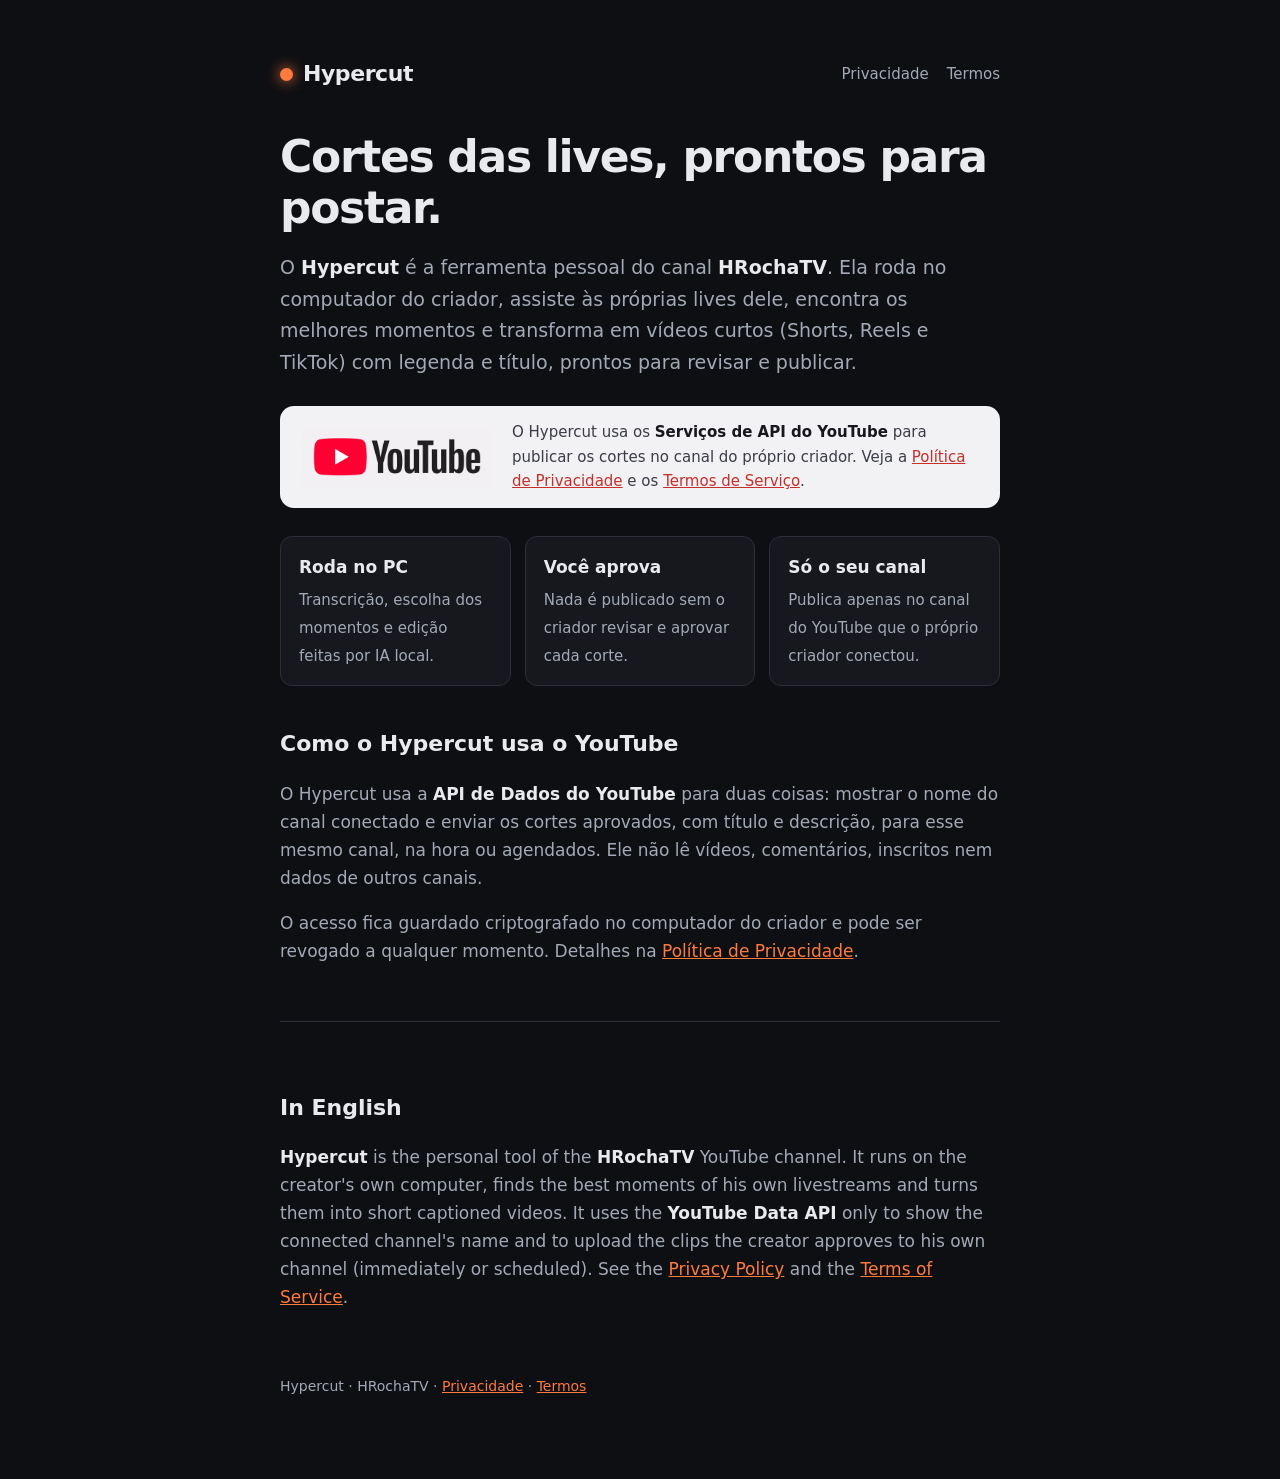
<file: index.html>
<!doctype html>
<html lang="pt-BR">
  <head>
    <meta charset="UTF-8" />
    <meta name="viewport" content="width=device-width, initial-scale=1" />
    <title>Hypercut: cortes das lives do HRochaTV</title>
    <meta
      name="description"
      content="Hypercut é a ferramenta pessoal do canal HRochaTV que transforma as próprias lives em cortes curtos e os publica no próprio canal do YouTube."
    />
    <link rel="stylesheet" href="/estilo.css" />
  </head>
  <body>
    <main>
      <header class="topo">
        <a class="marca" href="/"><span class="ponto"></span>Hypercut</a>
        <nav>
          <a href="/privacidade/">Privacidade</a>
          <a href="/termos/">Termos</a>
        </nav>
      </header>

      <h1>Cortes das lives, prontos para postar.</h1>
      <p class="lead">
        O <strong>Hypercut</strong> é a ferramenta pessoal do canal <strong>HRochaTV</strong>. Ela roda no computador do
        criador, assiste às próprias lives dele, encontra os melhores momentos e transforma em vídeos curtos (Shorts,
        Reels e TikTok) com legenda e título, prontos para revisar e publicar.
      </p>

      <div class="com-youtube">
        <img src="/youtube-logo.png" alt="YouTube" width="190" height="57" />
        <p>
          O Hypercut usa os <strong>Serviços de API do YouTube</strong> para publicar os cortes no canal do próprio criador.
          Veja a <a href="/privacidade/">Política de Privacidade</a> e os <a href="/termos/">Termos de Serviço</a>.
        </p>
      </div>

      <div class="cartoes">
        <div class="cartao"><b>Roda no PC</b><span>Transcrição, escolha dos momentos e edição feitas por IA local.</span></div>
        <div class="cartao"><b>Você aprova</b><span>Nada é publicado sem o criador revisar e aprovar cada corte.</span></div>
        <div class="cartao"><b>Só o seu canal</b><span>Publica apenas no canal do YouTube que o próprio criador conectou.</span></div>
      </div>

      <h2>Como o Hypercut usa o YouTube</h2>
      <p>
        O Hypercut usa a <strong>API de Dados do YouTube</strong> para duas coisas: mostrar o nome do canal conectado e
        enviar os cortes aprovados, com título e descrição, para esse mesmo canal, na hora ou agendados. Ele não lê vídeos,
        comentários, inscritos nem dados de outros canais.
      </p>
      <p>
        O acesso fica guardado criptografado no computador do criador e pode ser revogado a qualquer momento. Detalhes na
        <a href="/privacidade/">Política de Privacidade</a>.
      </p>

      <section class="en" lang="en">
        <h2>In English</h2>
        <p>
          <strong>Hypercut</strong> is the personal tool of the <strong>HRochaTV</strong> YouTube channel. It runs on the
          creator's own computer, finds the best moments of his own livestreams and turns them into short captioned videos.
          It uses the <strong>YouTube Data API</strong> only to show the connected channel's name and to upload the clips the
          creator approves to his own channel (immediately or scheduled). See the
          <a href="/privacidade/#en">Privacy Policy</a> and the <a href="/termos/#en">Terms of Service</a>.
        </p>
      </section>

      <footer>Hypercut · HRochaTV · <a href="/privacidade/">Privacidade</a> · <a href="/termos/">Termos</a></footer>
    </main>
  </body>
</html>
</file>
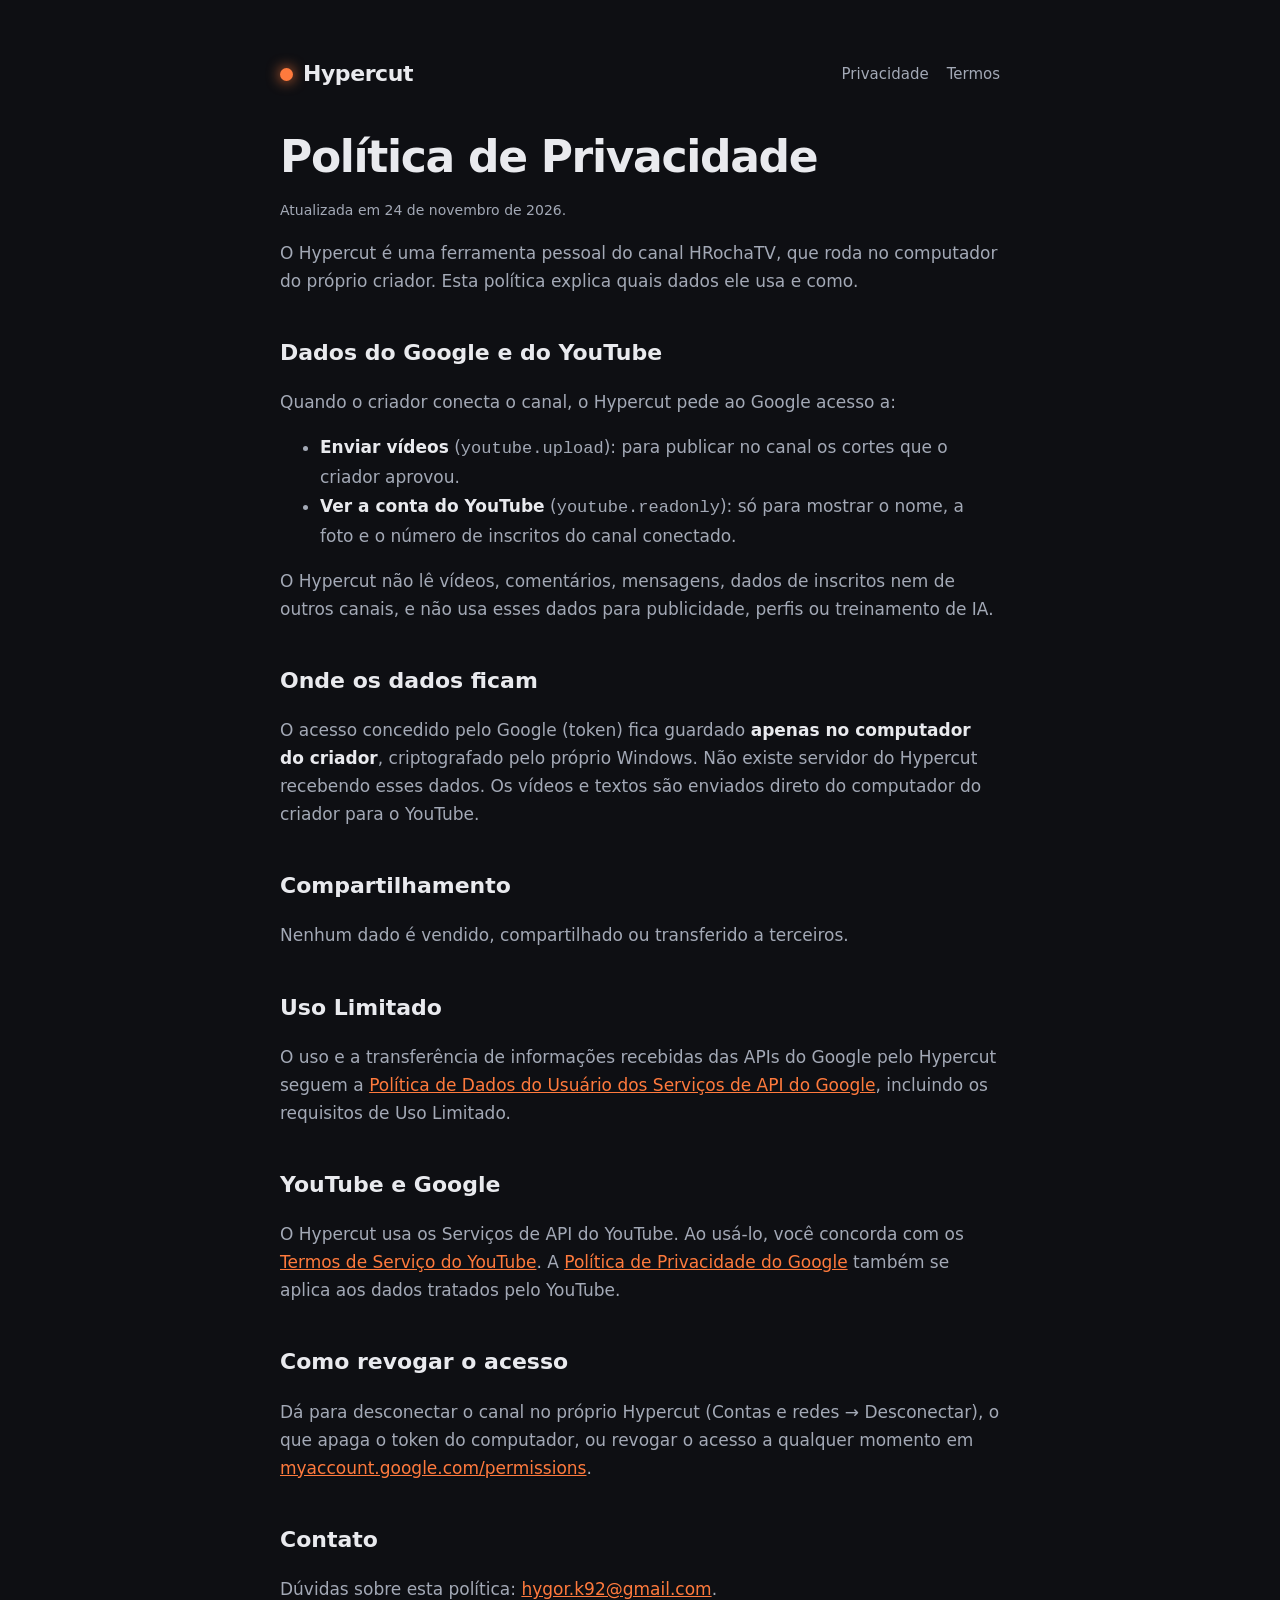
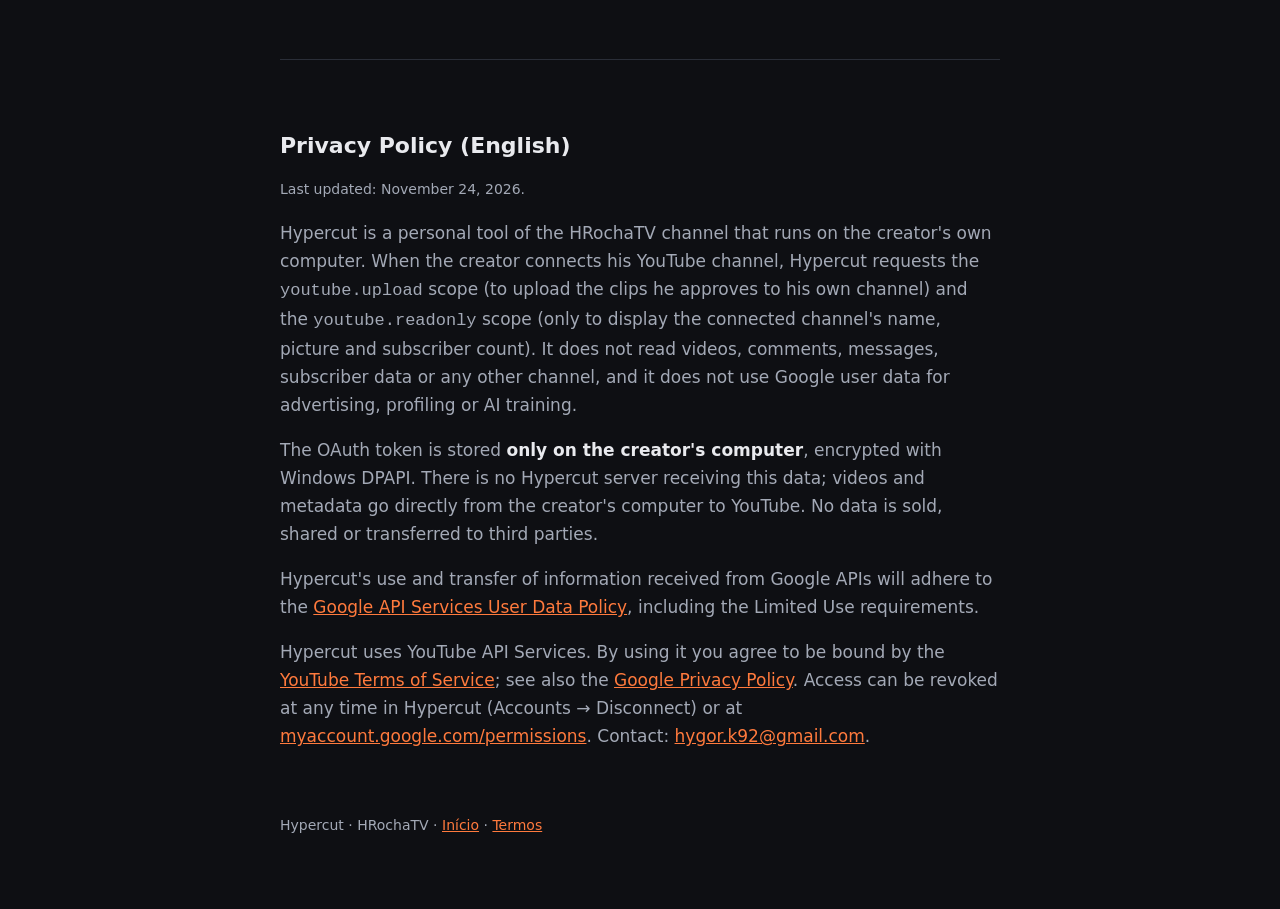
<file: privacidade/index.html>
<!doctype html>
<html lang="pt-BR">
  <head>
    <meta charset="UTF-8" />
    <meta name="viewport" content="width=device-width, initial-scale=1" />
    <title>Política de Privacidade · Hypercut</title>
    <link rel="stylesheet" href="/estilo.css" />
  </head>
  <body>
    <main>
      <header class="topo">
        <a class="marca" href="/"><span class="ponto"></span>Hypercut</a>
        <nav>
          <a href="/privacidade/">Privacidade</a>
          <a href="/termos/">Termos</a>
        </nav>
      </header>

      <h1>Política de Privacidade</h1>
      <p class="data">Atualizada em 24 de novembro de 2026.</p>

      <p>
        O Hypercut é uma ferramenta pessoal do canal HRochaTV, que roda no computador do próprio criador. Esta política
        explica quais dados ele usa e como.
      </p>

      <h2>Dados do Google e do YouTube</h2>
      <p>Quando o criador conecta o canal, o Hypercut pede ao Google acesso a:</p>
      <ul>
        <li><strong>Enviar vídeos</strong> (<code>youtube.upload</code>): para publicar no canal os cortes que o criador aprovou.</li>
        <li>
          <strong>Ver a conta do YouTube</strong> (<code>youtube.readonly</code>): só para mostrar o nome, a foto e o número
          de inscritos do canal conectado.
        </li>
      </ul>
      <p>
        O Hypercut não lê vídeos, comentários, mensagens, dados de inscritos nem de outros canais, e não usa esses dados para
        publicidade, perfis ou treinamento de IA.
      </p>

      <h2>Onde os dados ficam</h2>
      <p>
        O acesso concedido pelo Google (token) fica guardado <strong>apenas no computador do criador</strong>, criptografado
        pelo próprio Windows. Não existe servidor do Hypercut recebendo esses dados. Os vídeos e textos são enviados direto do
        computador do criador para o YouTube.
      </p>

      <h2>Compartilhamento</h2>
      <p>Nenhum dado é vendido, compartilhado ou transferido a terceiros.</p>

      <h2>Uso Limitado</h2>
      <p>
        O uso e a transferência de informações recebidas das APIs do Google pelo Hypercut seguem a
        <a href="https://developers.google.com/terms/api-services-user-data-policy" target="_blank" rel="noopener">Política de
        Dados do Usuário dos Serviços de API do Google</a>, incluindo os requisitos de Uso Limitado.
      </p>

      <h2>YouTube e Google</h2>
      <p>
        O Hypercut usa os Serviços de API do YouTube. Ao usá-lo, você concorda com os
        <a href="https://www.youtube.com/t/terms" target="_blank" rel="noopener">Termos de Serviço do YouTube</a>. A
        <a href="https://policies.google.com/privacy" target="_blank" rel="noopener">Política de Privacidade do Google</a>
        também se aplica aos dados tratados pelo YouTube.
      </p>

      <h2>Como revogar o acesso</h2>
      <p>
        Dá para desconectar o canal no próprio Hypercut (Contas e redes → Desconectar), o que apaga o token do computador, ou
        revogar o acesso a qualquer momento em
        <a href="https://myaccount.google.com/permissions" target="_blank" rel="noopener">myaccount.google.com/permissions</a>.
      </p>

      <h2>Contato</h2>
      <p>Dúvidas sobre esta política: <a href="mailto:hygor.k92@gmail.com">hygor.k92@gmail.com</a>.</p>

      <section class="en" id="en" lang="en">
        <h2>Privacy Policy (English)</h2>
        <p class="data">Last updated: November 24, 2026.</p>
        <p>
          Hypercut is a personal tool of the HRochaTV channel that runs on the creator's own computer. When the creator
          connects his YouTube channel, Hypercut requests the <code>youtube.upload</code> scope (to upload the clips he
          approves to his own channel) and the <code>youtube.readonly</code> scope (only to display the connected channel's
          name, picture and subscriber count). It does not read videos, comments, messages, subscriber data or any other
          channel, and it does not use Google user data for advertising, profiling or AI training.
        </p>
        <p>
          The OAuth token is stored <strong>only on the creator's computer</strong>, encrypted with Windows DPAPI. There is no
          Hypercut server receiving this data; videos and metadata go directly from the creator's computer to YouTube. No data
          is sold, shared or transferred to third parties.
        </p>
        <p>
          Hypercut's use and transfer of information received from Google APIs will adhere to the
          <a href="https://developers.google.com/terms/api-services-user-data-policy" target="_blank" rel="noopener">Google API
          Services User Data Policy</a>, including the Limited Use requirements.
        </p>
        <p>
          Hypercut uses YouTube API Services. By using it you agree to be bound by the
          <a href="https://www.youtube.com/t/terms" target="_blank" rel="noopener">YouTube Terms of Service</a>; see also the
          <a href="https://policies.google.com/privacy" target="_blank" rel="noopener">Google Privacy Policy</a>. Access can be
          revoked at any time in Hypercut (Accounts → Disconnect) or at
          <a href="https://myaccount.google.com/permissions" target="_blank" rel="noopener">myaccount.google.com/permissions</a>.
          Contact: <a href="mailto:hygor.k92@gmail.com">hygor.k92@gmail.com</a>.
        </p>
      </section>

      <footer>Hypercut · HRochaTV · <a href="/">Início</a> · <a href="/termos/">Termos</a></footer>
    </main>
  </body>
</html>
</file>
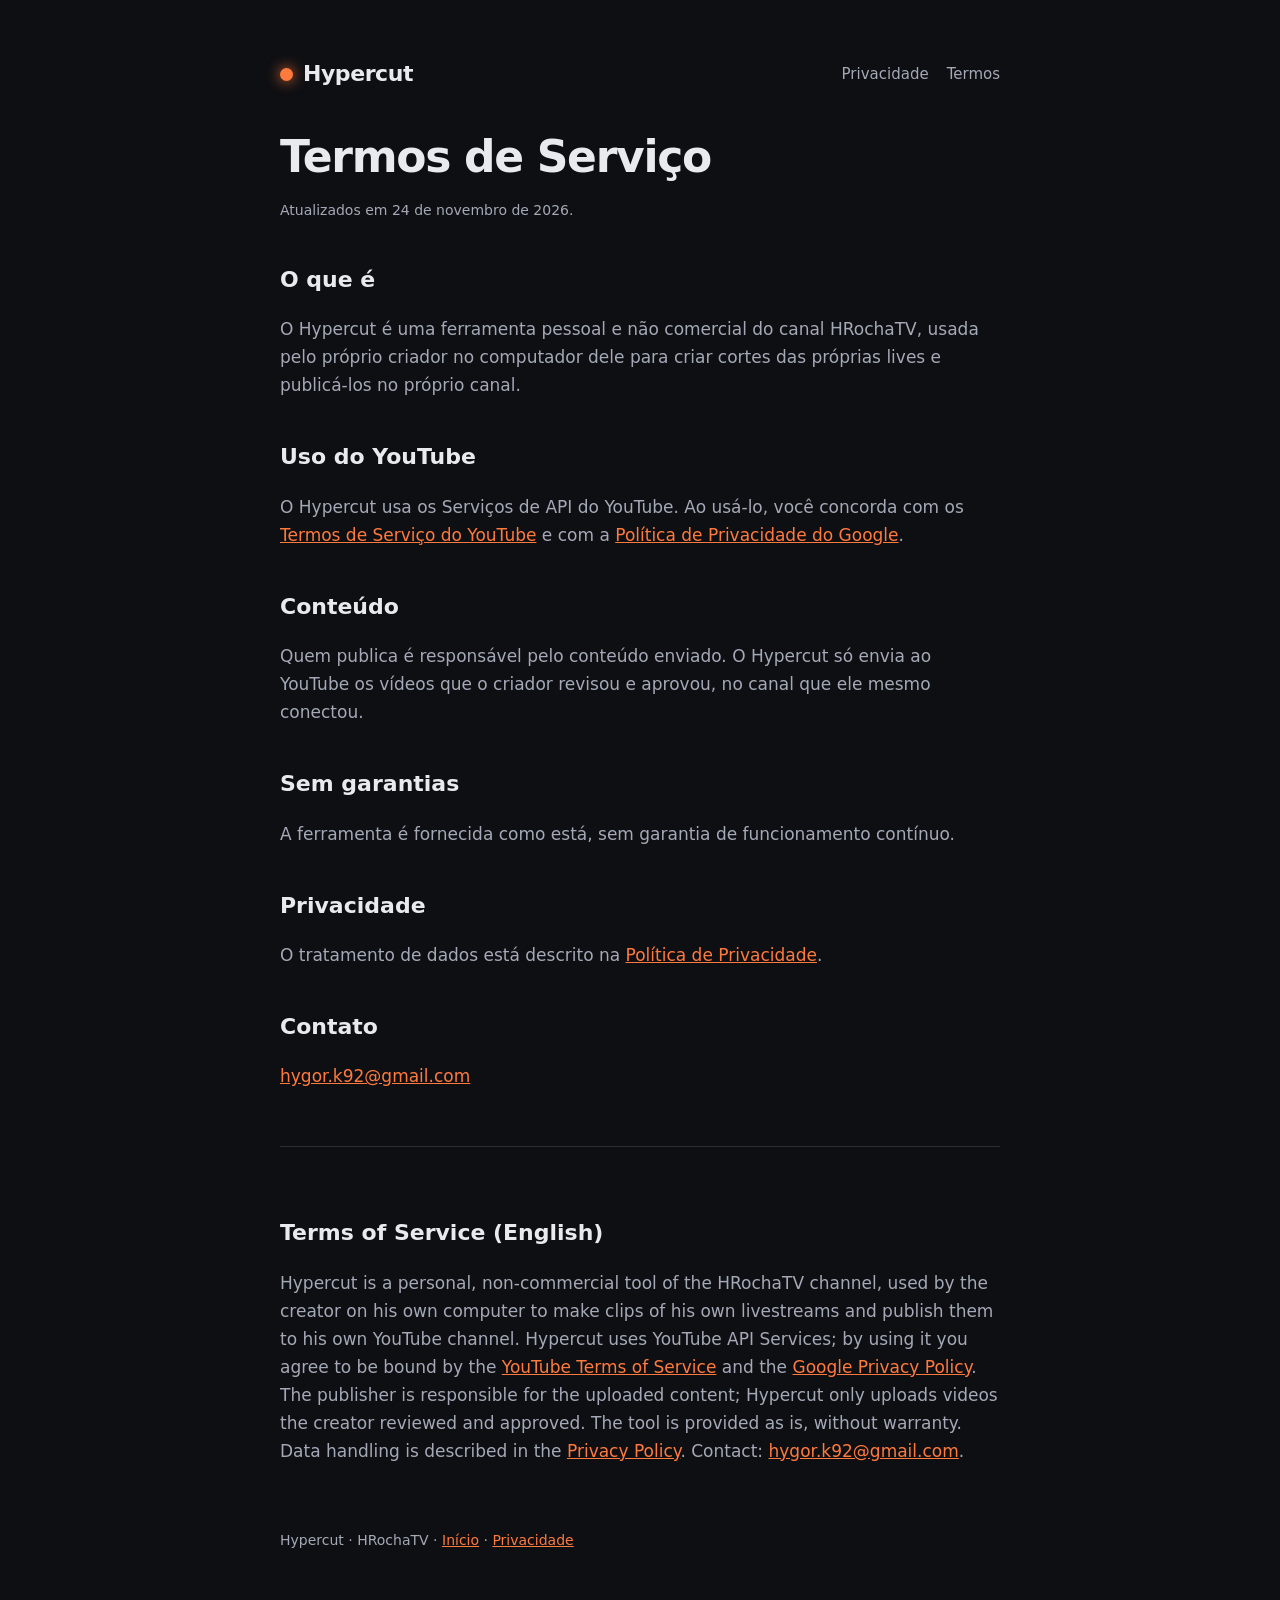
<file: termos/index.html>
<!doctype html>
<html lang="pt-BR">
  <head>
    <meta charset="UTF-8" />
    <meta name="viewport" content="width=device-width, initial-scale=1" />
    <title>Termos de Serviço · Hypercut</title>
    <link rel="stylesheet" href="/estilo.css" />
  </head>
  <body>
    <main>
      <header class="topo">
        <a class="marca" href="/"><span class="ponto"></span>Hypercut</a>
        <nav>
          <a href="/privacidade/">Privacidade</a>
          <a href="/termos/">Termos</a>
        </nav>
      </header>

      <h1>Termos de Serviço</h1>
      <p class="data">Atualizados em 24 de novembro de 2026.</p>

      <h2>O que é</h2>
      <p>
        O Hypercut é uma ferramenta pessoal e não comercial do canal HRochaTV, usada pelo próprio criador no computador dele
        para criar cortes das próprias lives e publicá-los no próprio canal.
      </p>

      <h2>Uso do YouTube</h2>
      <p>
        O Hypercut usa os Serviços de API do YouTube. Ao usá-lo, você concorda com os
        <a href="https://www.youtube.com/t/terms" target="_blank" rel="noopener">Termos de Serviço do YouTube</a> e com a
        <a href="https://policies.google.com/privacy" target="_blank" rel="noopener">Política de Privacidade do Google</a>.
      </p>

      <h2>Conteúdo</h2>
      <p>
        Quem publica é responsável pelo conteúdo enviado. O Hypercut só envia ao YouTube os vídeos que o criador revisou e
        aprovou, no canal que ele mesmo conectou.
      </p>

      <h2>Sem garantias</h2>
      <p>A ferramenta é fornecida como está, sem garantia de funcionamento contínuo.</p>

      <h2>Privacidade</h2>
      <p>O tratamento de dados está descrito na <a href="/privacidade/">Política de Privacidade</a>.</p>

      <h2>Contato</h2>
      <p><a href="mailto:hygor.k92@gmail.com">hygor.k92@gmail.com</a></p>

      <section class="en" id="en" lang="en">
        <h2>Terms of Service (English)</h2>
        <p>
          Hypercut is a personal, non-commercial tool of the HRochaTV channel, used by the creator on his own computer to make
          clips of his own livestreams and publish them to his own YouTube channel. Hypercut uses YouTube API Services; by
          using it you agree to be bound by the
          <a href="https://www.youtube.com/t/terms" target="_blank" rel="noopener">YouTube Terms of Service</a> and the
          <a href="https://policies.google.com/privacy" target="_blank" rel="noopener">Google Privacy Policy</a>. The publisher
          is responsible for the uploaded content; Hypercut only uploads videos the creator reviewed and approved. The tool is
          provided as is, without warranty. Data handling is described in the <a href="/privacidade/#en">Privacy Policy</a>.
          Contact: <a href="mailto:hygor.k92@gmail.com">hygor.k92@gmail.com</a>.
        </p>
      </section>

      <footer>Hypercut · HRochaTV · <a href="/">Início</a> · <a href="/privacidade/">Privacidade</a></footer>
    </main>
  </body>
</html>
</file>
<file: estilo.css>
:root {
  --fundo: #0e0f13;
  --painel: #16181e;
  --linha: #2a2e38;
  --texto: #e9eaee;
  --texto-2: #a3a9b6;
  --destaque: #ff7a3d;
  color-scheme: dark;
}
* {
  box-sizing: border-box;
}
body {
  margin: 0;
  background: var(--fundo);
  color: var(--texto);
  font: 17px/1.65 Inter, "Segoe UI", system-ui, sans-serif;
  -webkit-font-smoothing: antialiased;
}
main {
  max-width: 760px;
  margin: 0 auto;
  padding: 56px 20px 80px;
}
header.topo {
  display: flex;
  align-items: center;
  gap: 12px;
  margin-bottom: 40px;
}
.marca {
  font-weight: 800;
  font-size: 22px;
  letter-spacing: -0.02em;
  color: var(--texto);
  text-decoration: none;
  display: flex;
  align-items: center;
  gap: 10px;
}
.ponto {
  width: 13px;
  height: 13px;
  border-radius: 50%;
  background: var(--destaque);
  box-shadow: 0 0 14px var(--destaque);
}
nav {
  margin-left: auto;
  display: flex;
  gap: 18px;
  font-size: 15px;
}
nav a {
  color: var(--texto-2);
  text-decoration: none;
}
nav a:hover {
  color: var(--texto);
}
h1 {
  font-size: clamp(30px, 6vw, 44px);
  line-height: 1.15;
  letter-spacing: -0.03em;
  margin: 0 0 16px;
}
h2 {
  font-size: 22px;
  margin: 40px 0 8px;
}
p,
li {
  color: var(--texto-2);
}
strong {
  color: var(--texto);
}
a {
  color: var(--destaque);
}
.lead {
  font-size: 19px;
}
.com-youtube {
  display: flex;
  align-items: center;
  gap: 20px;
  background: #f2f1f3;
  border-radius: 14px;
  padding: 14px 22px;
  margin: 28px 0 8px;
}
.com-youtube img {
  flex: none;
  height: auto;
}
.com-youtube p {
  margin: 0;
  color: #3a3d45;
  font-size: 15px;
}
.com-youtube strong {
  color: #16181e;
}
.com-youtube a {
  color: #c4302b;
}
@media (max-width: 560px) {
  .com-youtube {
    flex-direction: column;
    align-items: flex-start;
  }
}
.cartoes {
  display: grid;
  grid-template-columns: repeat(auto-fit, minmax(210px, 1fr));
  gap: 14px;
  margin: 28px 0;
}
.cartao {
  background: var(--painel);
  border: 1px solid var(--linha);
  border-radius: 12px;
  padding: 16px 18px;
}
.cartao b {
  display: block;
  color: var(--texto);
  margin-bottom: 4px;
}
.cartao span {
  font-size: 15px;
  color: var(--texto-2);
}
.en {
  margin-top: 56px;
  padding-top: 28px;
  border-top: 1px solid var(--linha);
}
.data {
  font-size: 14px;
  color: var(--texto-2);
}
footer {
  margin-top: 64px;
  font-size: 14px;
  color: var(--texto-2);
}
</file>
